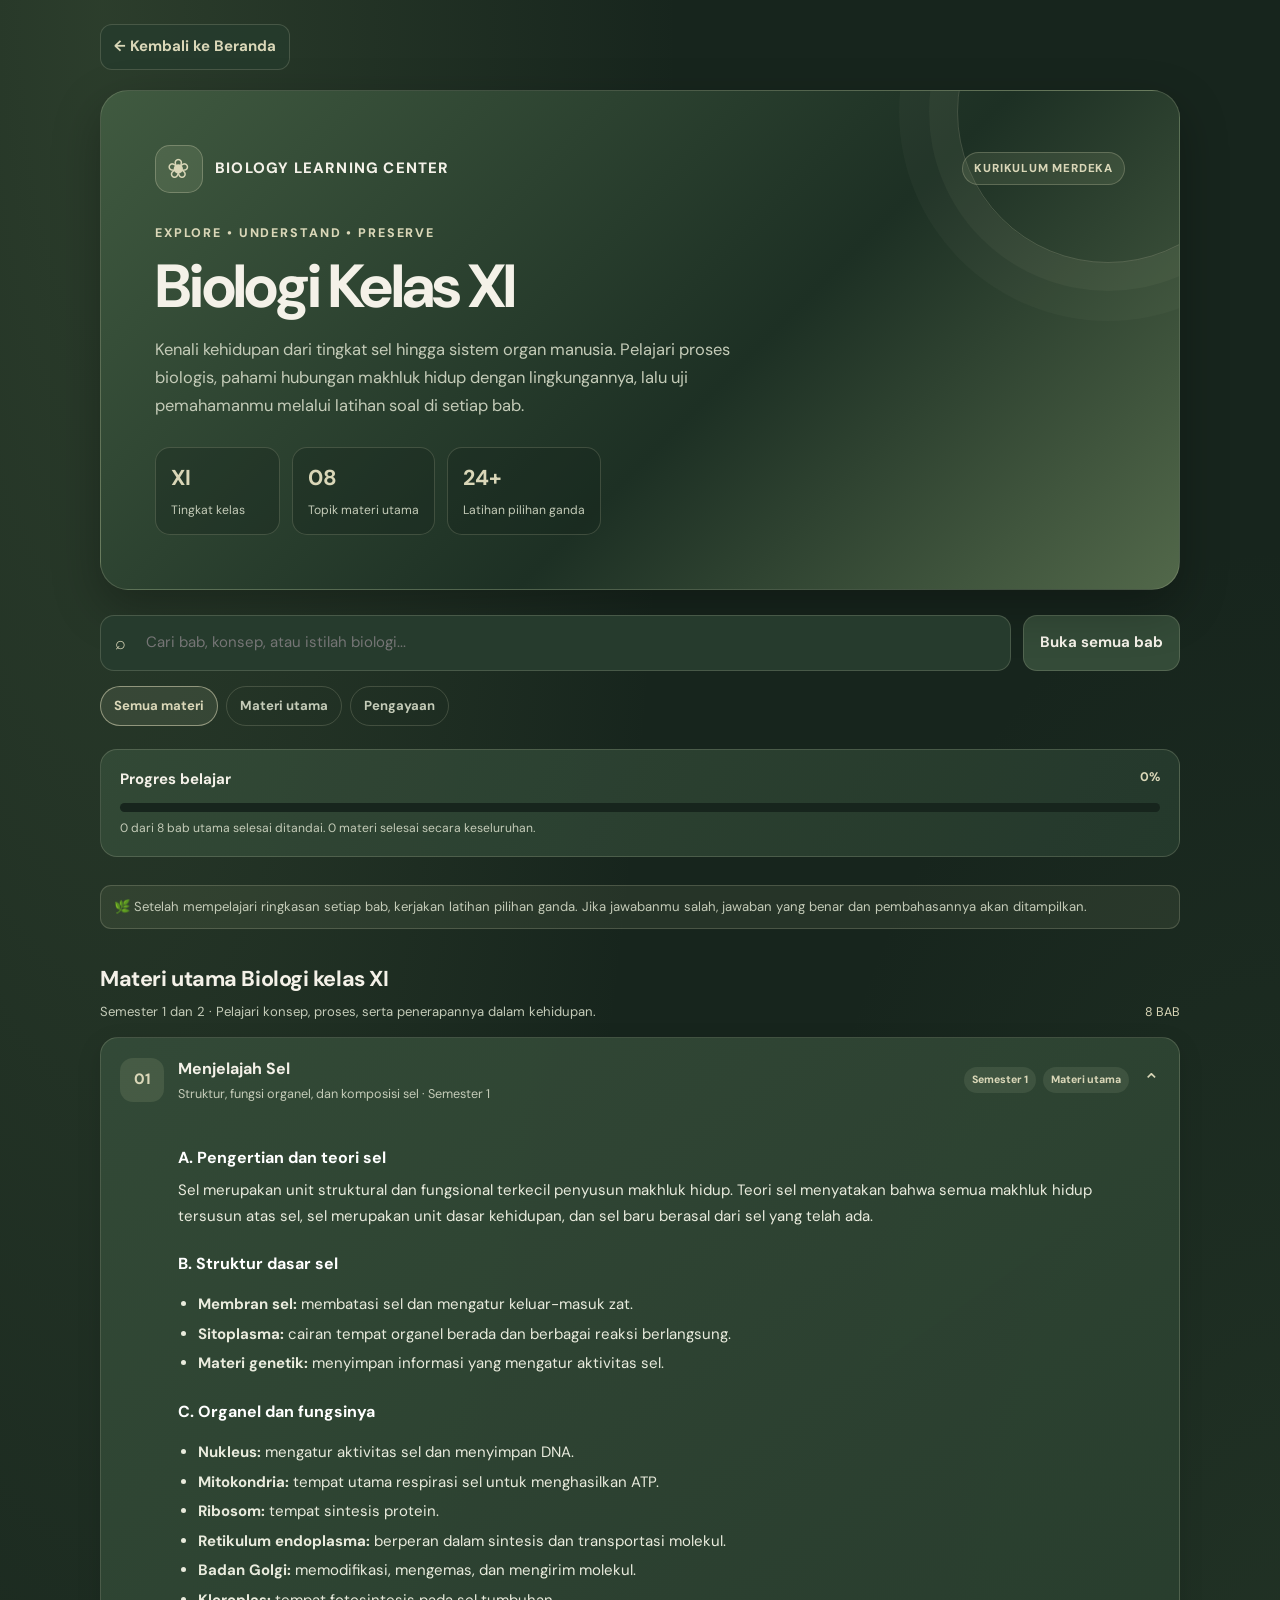
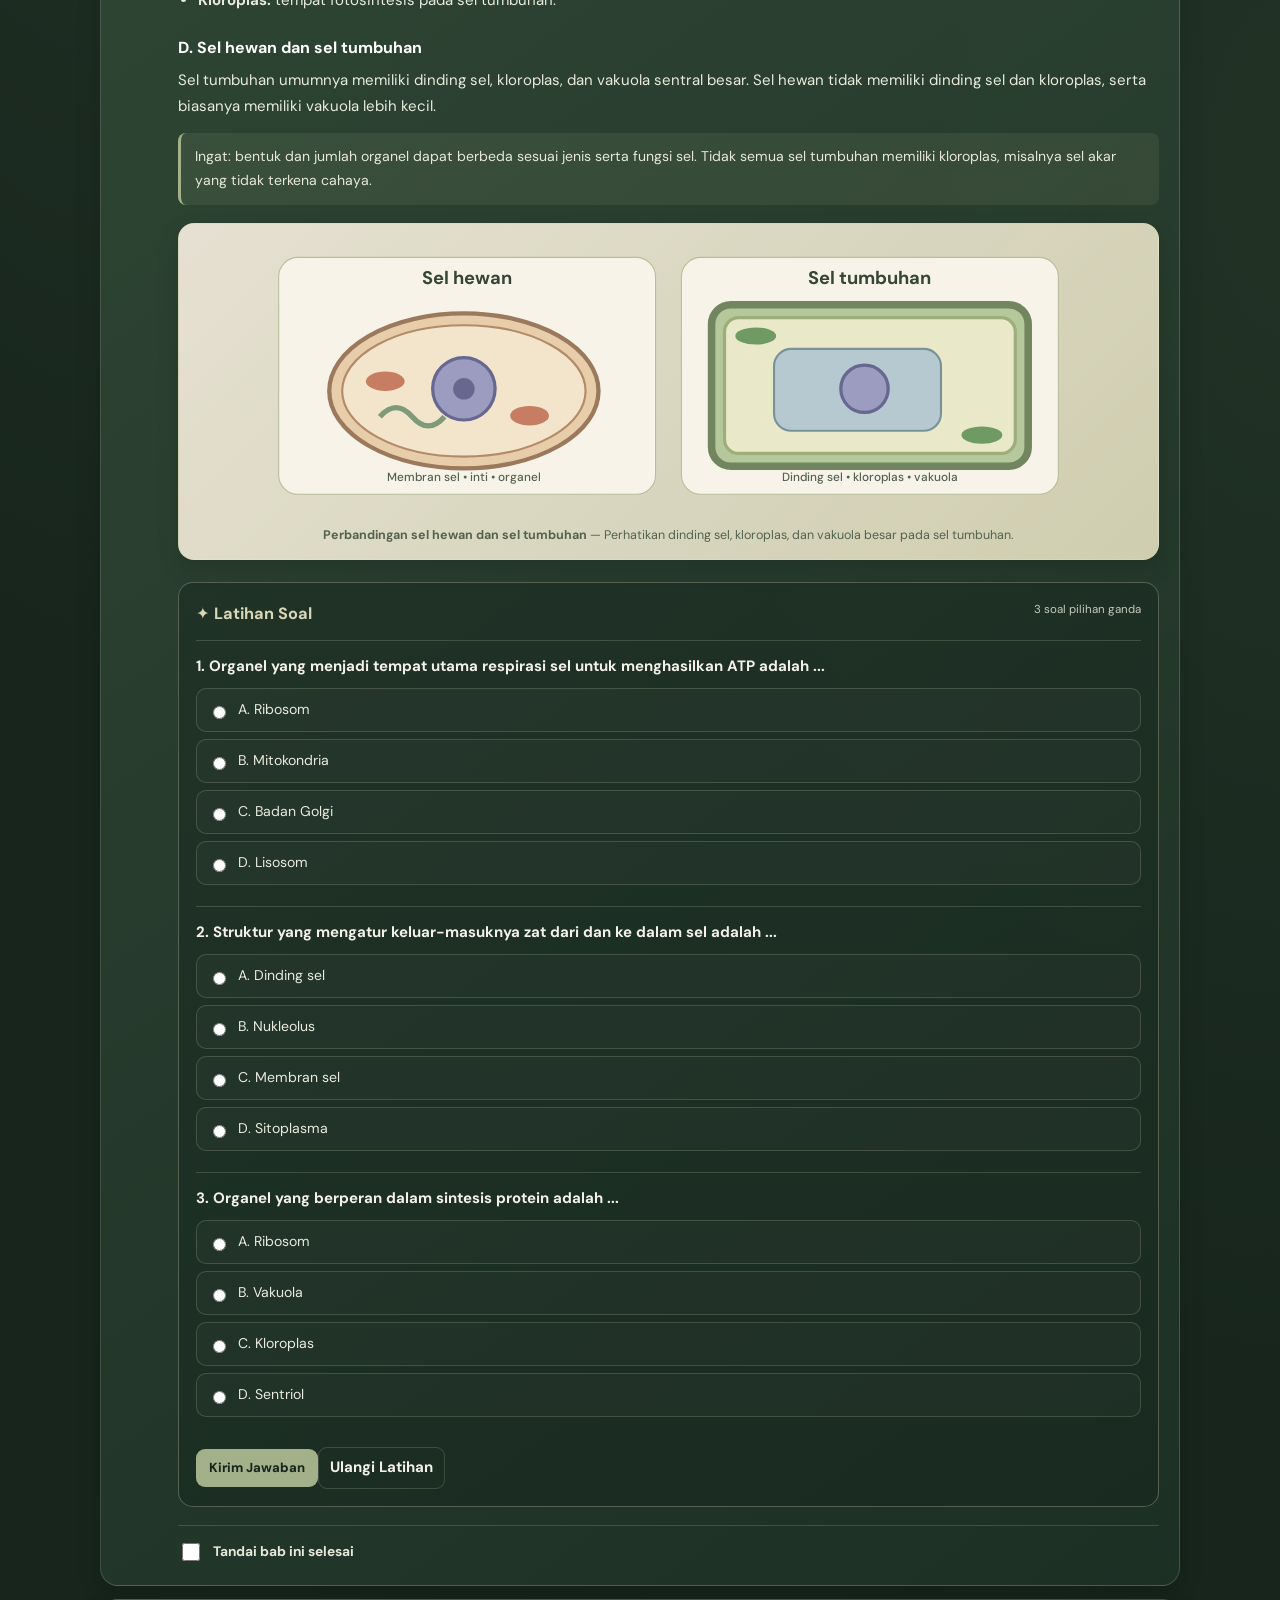
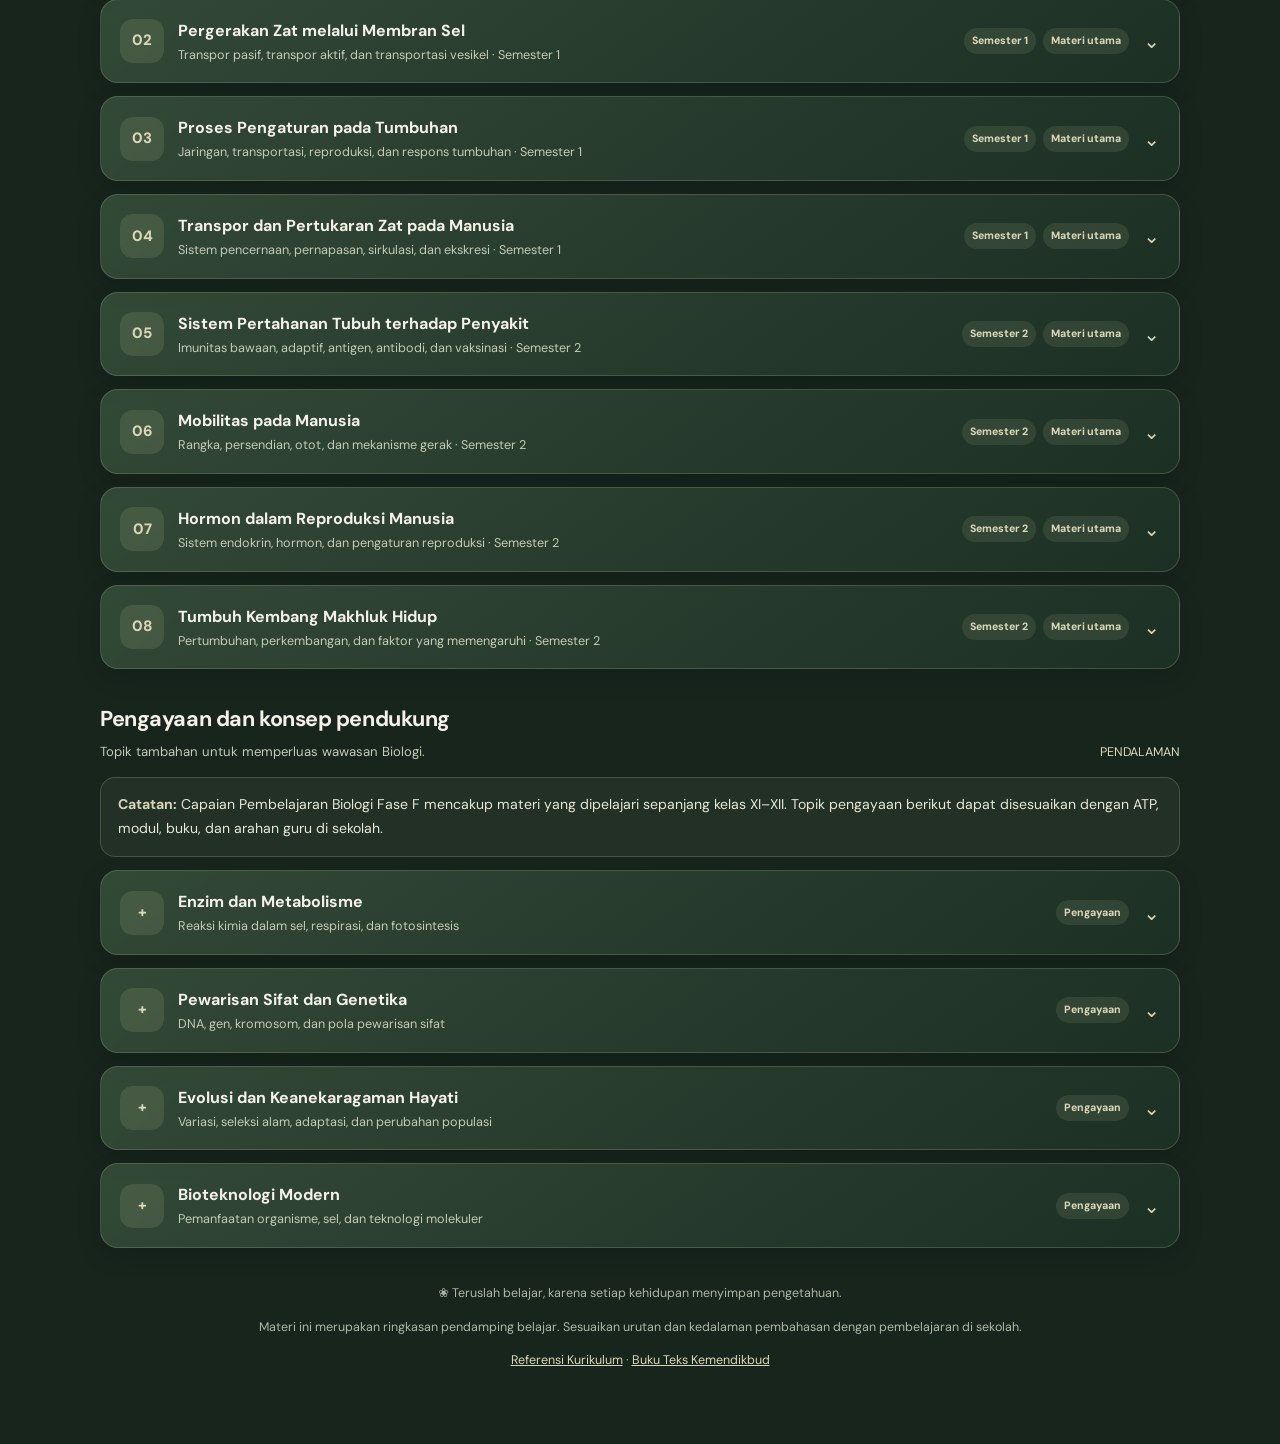
<file: materi/biologi.html>
<!DOCTYPE html>
<html lang="id">
<head>
<meta charset="UTF-8">
<meta name="viewport" content="width=device-width, initial-scale=1">
<meta name="theme-color" content="#17251D">
<meta name="description" content="Materi Biologi Kelas XI: ringkasan konsep, struktur, proses kehidupan, dan latihan soal.">
<title>Biologi Kelas XI | Biology Learning Center</title>
<link rel="preconnect" href="https://fonts.googleapis.com">
<link rel="preconnect" href="https://fonts.gstatic.com" crossorigin>
<link href="https://fonts.googleapis.com/css2?family=DM+Sans:wght@400;500;600;700;800&family=Kalam:wght@300;400;700&display=swap" rel="stylesheet">
<style>
:root{
 --bg:#17251D;--bg2:#1D3024;--panel:#263B2D;--panel2:#344B38;--panel3:#405A40;
 --green:#A3B18A;--green2:#DAD7B8;--ink:#F4F1E8;--muted:#C4CBB8;
 --line:rgba(218,215,184,.19);--paper:#E9E4D5;--paper-ink:#354536;--mint:#DAD7B8;
 --shadow:0 18px 48px rgba(0,0,0,.28)
}
*{box-sizing:border-box}html{scroll-behavior:smooth}body{margin:0;min-height:100vh;color:var(--ink);font:400 15px/1.7 "DM Sans",system-ui,sans-serif;background:radial-gradient(ellipse at 8% 0%,rgba(110,139,91,.24),transparent 36rem),radial-gradient(ellipse at 100% 38%,rgba(76,105,70,.2),transparent 34rem),var(--bg)}
a{color:inherit}button,input{font:inherit}button{cursor:pointer}.container{width:min(1120px,100%);margin:auto;padding:24px 20px 60px}
.back{display:inline-flex;align-items:center;gap:9px;text-decoration:none;color:var(--green2);font-weight:700;margin:0 0 20px;padding:9px 13px;border:1px solid var(--line);border-radius:12px;background:rgba(38,59,45,.78)}.back:hover{background:var(--panel2);border-color:rgba(163,177,138,.55)}
.hero{position:relative;overflow:hidden;padding:clamp(25px,5vw,54px);border:1px solid var(--line);border-radius:28px;background:linear-gradient(135deg,#405A40 0%,#1D3024 58%,#52684A 100%);box-shadow:var(--shadow)}.hero:after{content:"";position:absolute;width:300px;height:300px;border:1px solid rgba(218,215,184,.2);border-radius:50%;right:-80px;top:-130px;box-shadow:0 0 0 28px rgba(218,215,184,.045),0 0 0 58px rgba(218,215,184,.03)}
.hero-top{display:flex;align-items:center;justify-content:space-between;gap:15px;position:relative;z-index:1}.brand{display:flex;align-items:center;gap:12px;font-weight:800;letter-spacing:.08em}.atom{width:48px;height:48px;display:grid;place-items:center;border-radius:15px;background:rgba(163,177,138,.18);color:var(--green2);font-size:27px;border:1px solid rgba(218,215,184,.3)}.pill{display:inline-flex;align-items:center;gap:7px;padding:6px 11px;border-radius:999px;color:var(--green2);background:rgba(163,177,138,.14);border:1px solid rgba(218,215,184,.25);font-size:.72rem;font-weight:800;letter-spacing:.07em}.hero-copy{max-width:720px;position:relative;z-index:1;padding-top:30px}.eyebrow{color:var(--green2);font-size:.78rem;font-weight:800;letter-spacing:.15em;text-transform:uppercase}h1{font-size:clamp(2.1rem,5vw,3.8rem);line-height:1.12;letter-spacing:-.045em;margin:9px 0 15px}.hero-copy p{color:var(--muted);max-width:620px;margin:0;font-size:1.03rem}.stats{display:flex;gap:12px;flex-wrap:wrap;margin-top:27px;position:relative;z-index:1}.stat{min-width:125px;padding:12px 15px;border:1px solid var(--line);border-radius:15px;background:rgba(23,37,29,.34)}.stat b{display:block;color:var(--green2);font-size:1.35rem}.stat span{font-size:.76rem;color:var(--muted)}
.toolbar{display:grid;grid-template-columns:1fr auto;gap:12px;margin:25px 0 15px}.search-wrap{position:relative}.search-wrap span{position:absolute;left:15px;top:50%;transform:translateY(-50%);color:var(--green2);font-size:18px}.search{width:100%;padding:14px 16px 14px 45px;border-radius:14px;outline:none;border:1px solid var(--line);background:var(--panel);color:var(--ink)}.search:focus{border-color:var(--green);box-shadow:0 0 0 3px rgba(163,177,138,.14)}.action-btn{border:1px solid var(--line);background:var(--panel2);color:var(--ink);border-radius:14px;padding:0 16px;font-weight:700}.action-btn:hover{border-color:var(--green);color:var(--green2)}.filters{display:flex;gap:8px;flex-wrap:wrap;margin:0 0 23px}.filter{border:1px solid var(--line);border-radius:999px;background:transparent;color:var(--muted);padding:8px 13px;font-size:.82rem;font-weight:700}.filter.active,.filter:hover{background:rgba(163,177,138,.15);border-color:rgba(218,215,184,.55);color:var(--green2)}
.progress{padding:17px 19px;border:1px solid var(--line);border-radius:17px;background:linear-gradient(120deg,rgba(52,75,56,.9),rgba(38,59,45,.9));margin-bottom:28px}.progress-head{display:flex;justify-content:space-between;gap:12px;font-weight:700}.progress-head small{color:var(--green2)}.track{height:9px;background:#17251D;border-radius:99px;overflow:hidden;margin:11px 0 6px}.fill{height:100%;width:0;background:linear-gradient(90deg,#71865E,var(--green2));border-radius:99px;transition:width .35s}.progress-note{font-size:.76rem;color:var(--muted)}.section-heading{display:flex;align-items:end;justify-content:space-between;gap:15px;margin:32px 0 14px}.section-heading h2{font-size:1.35rem;margin:0;letter-spacing:-.02em}.section-heading p{color:var(--muted);font-size:.82rem;margin:3px 0 0}.count{font-size:.78rem;color:var(--green2);white-space:nowrap}.chapter-list{display:grid;gap:13px}.chapter{overflow:hidden;border:1px solid var(--line);border-radius:18px;background:linear-gradient(145deg,rgba(52,75,56,.95),rgba(29,48,36,.97));box-shadow:0 8px 25px rgba(0,0,0,.13)}.chapter[hidden]{display:none}.chapter summary{display:flex;align-items:center;gap:14px;padding:17px 19px;cursor:pointer;list-style:none}.chapter summary::-webkit-details-marker{display:none}.chapter summary:hover{background:rgba(163,177,138,.07)}.number{width:44px;height:44px;flex:none;display:grid;place-items:center;border-radius:13px;color:var(--green2);background:rgba(163,177,138,.17);font-weight:800}.chapter-title{flex:1;min-width:0}.chapter-title b{display:block;font-size:1rem}.chapter-title small{display:block;color:var(--muted);font-size:.79rem}.chapter-meta{display:flex;gap:7px;align-items:center;flex-wrap:wrap}.tag{font-size:.66rem;font-weight:800;color:var(--green2);padding:4px 8px;border-radius:99px;background:rgba(163,177,138,.15)}.chevron{color:var(--green2);font-size:20px;transition:transform .2s}.chapter[open] .chevron{transform:rotate(180deg)}.content{padding:2px 20px 21px 77px;color:#E9EBDD}.content h3{font-size:1rem;color:#fff;margin:21px 0 6px}.content p{margin:7px 0}.content ul{padding-left:20px}.content li{margin:4px 0}.note{margin:14px 0;padding:12px 14px;border-left:3px solid var(--green);border-radius:8px;background:rgba(163,177,138,.11);color:#E7E8D8;font-size:.88rem}.formula-card{position:relative;margin:13px 0;padding:14px 17px 12px;border-radius:12px;color:var(--paper-ink);background:repeating-linear-gradient(to bottom,transparent 0,transparent 30px,rgba(92,112,79,.13) 31px),var(--paper);border:1px solid rgba(233,228,213,.9);box-shadow:0 5px 13px rgba(0,0,0,.14)}.formula-label{display:block;color:#71816A;font:700 .65rem "DM Sans",sans-serif;letter-spacing:.1em;text-transform:uppercase;margin-bottom:4px}.formula{font:400 clamp(1.12rem,2.5vw,1.45rem)/1.65 "Kalam","Comic Sans MS",cursive;color:#354536;overflow-x:auto;padding:1px 0}.formula-explain{font-size:.8rem;color:#756F5F;margin-top:4px}.complete{display:flex;align-items:center;gap:10px;margin-top:18px;padding-top:14px;border-top:1px solid var(--line);font-weight:700;font-size:.86rem;color:#E7E8D8}.complete input{width:18px;height:18px;accent-color:var(--green)}.empty{display:none;text-align:center;padding:35px;color:var(--muted);border:1px dashed var(--line);border-radius:16px}.extra-intro{padding:15px 17px;border:1px solid rgba(218,215,184,.22);border-radius:15px;background:rgba(163,177,138,.08);color:#E7E8D8;font-size:.88rem;margin-bottom:13px}.extra-intro b{color:var(--mint)}.footer{text-align:center;color:#AEB8A4;font-size:.78rem;margin-top:35px}.footer a{color:var(--green2)}
@media(max-width:680px){.container{padding:15px 13px 42px}.hero{border-radius:21px;padding:23px 19px}.hero-top{align-items:flex-start}.hero-top .pill{font-size:.61rem}.toolbar{grid-template-columns:1fr}.action-btn{padding:11px}.chapter summary{padding:14px 13px;gap:10px}.number{width:38px;height:38px}.chapter-meta{display:none}.content{padding:0 14px 18px}.section-heading{align-items:start}}@media(prefers-reduced-motion:reduce){*,*::before,*::after{scroll-behavior:auto!important;animation:none!important;transition:none!important}}
.quiz-hint{margin:0 0 14px;padding:10px 13px;border-radius:11px;background:rgba(163,177,138,.11);border:1px solid rgba(218,215,184,.2);color:var(--muted);font-size:.82rem}.quiz{margin:22px 0 16px;padding:17px;border:1px solid rgba(218,215,184,.3);border-radius:15px;background:rgba(23,37,29,.42)}.quiz-heading{display:flex;justify-content:space-between;gap:10px;flex-wrap:wrap;margin-bottom:12px}.quiz-heading h3{margin:0;color:var(--green2);font-size:1.02rem}.quiz-heading span{font-size:.72rem;color:var(--muted)}.quiz-question{padding:13px 0;border-top:1px solid var(--line)}.quiz-question p{margin:0 0 9px;color:var(--ink);font-weight:700}.quiz-options{display:grid;gap:7px}.quiz-option{display:flex;gap:9px;padding:9px 11px;border:1px solid var(--line);border-radius:10px;background:rgba(255,255,255,.025);cursor:pointer;color:#E9EBDD;font-size:.88rem}.quiz-option input{margin-top:5px;accent-color:var(--green)}.quiz-check{margin-top:10px;border:0;border-radius:9px;padding:8px 13px;background:var(--green);color:#17251D;font-weight:800;font-size:.82rem}.quiz-check:disabled{opacity:.55;cursor:default}.quiz-feedback{margin-top:8px;font-size:.82rem;color:var(--green2)}.quiz-feedback.wrong{color:#F0C99A}.quiz-result{margin-top:13px;padding:12px;border-radius:10px;background:rgba(163,177,138,.13);color:var(--green2);font-weight:700}.quiz-reset{margin-top:9px;border:1px solid var(--line);border-radius:9px;padding:7px 11px;background:transparent;color:var(--ink);font-weight:700}

/* Visual ilustrasi materi Biologi */
.bio-visual{margin:18px 0 20px;padding:14px;border:1px solid rgba(218,215,184,.24);border-radius:16px;background:linear-gradient(135deg,rgba(233,228,213,.98),rgba(218,215,184,.94));color:#354536;box-shadow:0 8px 22px rgba(0,0,0,.13)}
.bio-visual svg{display:block;width:100%;height:auto;max-height:280px}
.bio-visual figcaption{margin-top:8px;color:#53634D;font-size:.78rem;line-height:1.5;text-align:center}
.bio-visual .svg-title{font:700 17px 'DM Sans',sans-serif;fill:#354536}
.bio-visual .svg-label{font:600 13px 'DM Sans',sans-serif;fill:#354536}
.bio-visual .svg-small{font:500 11px 'DM Sans',sans-serif;fill:#53634D}
.bio-visual .svg-line{stroke:#53634D;stroke-width:2;fill:none;stroke-linecap:round;stroke-linejoin:round}
@media(max-width:520px){.bio-visual{padding:8px;margin:14px 0}.bio-visual figcaption{font-size:.72rem}}
</style>
</head>
<body>
<main class="container">
 <a class="back" href="../index.html">← Kembali ke Beranda</a>
 <header class="hero">
  <div class="hero-top"><div class="brand"><span class="atom">❀</span><span>BIOLOGY LEARNING CENTER</span></div><span class="pill">KURIKULUM MERDEKA</span></div>
  <div class="hero-copy"><div class="eyebrow">EXPLORE • UNDERSTAND • PRESERVE</div><h1>Biologi Kelas XI</h1><p>Kenali kehidupan dari tingkat sel hingga sistem organ manusia. Pelajari proses biologis, pahami hubungan makhluk hidup dengan lingkungannya, lalu uji pemahamanmu melalui latihan soal di setiap bab.</p></div>
  <div class="stats"><div class="stat"><b>XI</b><span>Tingkat kelas</span></div><div class="stat"><b>08</b><span>Topik materi utama</span></div><div class="stat"><b>24+</b><span>Latihan pilihan ganda</span></div></div>
 </header>
 <section class="toolbar" aria-label="Pencarian materi"><label class="search-wrap"><span>⌕</span><input id="search" class="search" type="search" placeholder="Cari bab, konsep, atau istilah biologi..." autocomplete="off"></label><button class="action-btn" id="toggleAll" type="button">Buka semua bab</button></section>
 <nav class="filters" aria-label="Filter materi"><button class="filter active" data-filter="all" type="button">Semua materi</button><button class="filter" data-filter="utama" type="button">Materi utama</button><button class="filter" data-filter="pengayaan" type="button">Pengayaan</button></nav>
 <section class="progress" aria-label="Progres belajar"><div class="progress-head"><span>Progres belajar</span><small id="percent">0%</small></div><div class="track"><div class="fill" id="bar"></div></div><div class="progress-note" id="progressText">0 dari 8 bab utama selesai ditandai.</div></section>
 <p class="quiz-hint">🌿 Setelah mempelajari ringkasan setiap bab, kerjakan latihan pilihan ganda. Jika jawabanmu salah, jawaban yang benar dan pembahasannya akan ditampilkan.</p>
 <div class="section-heading"><div><h2>Materi utama Biologi kelas XI</h2><p>Semester 1 dan 2 · Pelajari konsep, proses, serta penerapannya dalam kehidupan.</p></div><span class="count" id="mainCount">8 BAB</span></div>
 <section class="chapter-list" id="mainChapters">
  <details class="chapter" open data-kind="utama" data-search="menjelajah sel teori sel membran inti sitoplasma organel mitokondria ribosom kloroplas">
   <summary><span class="number">01</span><span class="chapter-title"><b>Menjelajah Sel</b><small>Struktur, fungsi organel, dan komposisi sel · Semester 1</small></span><span class="chapter-meta"><span class="tag">Semester 1</span><span class="tag">Materi utama</span></span><span class="chevron">⌄</span></summary>
   <div class="content"><h3>A. Pengertian dan teori sel</h3><p>Sel merupakan unit struktural dan fungsional terkecil penyusun makhluk hidup. Teori sel menyatakan bahwa semua makhluk hidup tersusun atas sel, sel merupakan unit dasar kehidupan, dan sel baru berasal dari sel yang telah ada.</p><h3>B. Struktur dasar sel</h3><ul><li><b>Membran sel:</b> membatasi sel dan mengatur keluar-masuk zat.</li><li><b>Sitoplasma:</b> cairan tempat organel berada dan berbagai reaksi berlangsung.</li><li><b>Materi genetik:</b> menyimpan informasi yang mengatur aktivitas sel.</li></ul><h3>C. Organel dan fungsinya</h3><ul><li><b>Nukleus:</b> mengatur aktivitas sel dan menyimpan DNA.</li><li><b>Mitokondria:</b> tempat utama respirasi sel untuk menghasilkan ATP.</li><li><b>Ribosom:</b> tempat sintesis protein.</li><li><b>Retikulum endoplasma:</b> berperan dalam sintesis dan transportasi molekul.</li><li><b>Badan Golgi:</b> memodifikasi, mengemas, dan mengirim molekul.</li><li><b>Kloroplas:</b> tempat fotosintesis pada sel tumbuhan.</li></ul><h3>D. Sel hewan dan sel tumbuhan</h3><p>Sel tumbuhan umumnya memiliki dinding sel, kloroplas, dan vakuola sentral besar. Sel hewan tidak memiliki dinding sel dan kloroplas, serta biasanya memiliki vakuola lebih kecil.</p><div class="note">Ingat: bentuk dan jumlah organel dapat berbeda sesuai jenis serta fungsi sel. Tidak semua sel tumbuhan memiliki kloroplas, misalnya sel akar yang tidak terkena cahaya.</div><figure class="bio-visual" role="img" aria-label="Perbandingan sel hewan dan sel tumbuhan"><svg viewBox="0 0 760 260" xmlns="http://www.w3.org/2000/svg" aria-hidden="true"><rect x="18" y="18" width="350" height="220" rx="18" fill="#F7F3E8" stroke="#B7BE9A"/><rect x="392" y="18" width="350" height="220" rx="18" fill="#F7F3E8" stroke="#B7BE9A"/><text x="193" y="43" text-anchor="middle" class="svg-title">Sel hewan</text><text x="567" y="43" text-anchor="middle" class="svg-title">Sel tumbuhan</text><ellipse cx="190" cy="142" rx="125" ry="72" fill="#E8CDAA" stroke="#9B795C" stroke-width="4"/><ellipse cx="190" cy="142" rx="113" ry="61" fill="#F3E5CC" stroke="#B38B68" stroke-width="2"/><circle cx="190" cy="140" r="29" fill="#9B9CC0" stroke="#66688F" stroke-width="3"/><circle cx="190" cy="140" r="10" fill="#66688F"/><ellipse cx="117" cy="133" rx="18" ry="9" fill="#C77D62"/><ellipse cx="251" cy="165" rx="18" ry="9" fill="#C77D62"/><path d="M112 166q15-17 30 0t30 0" stroke="#7E9A78" stroke-width="5" fill="none"/><rect x="420" y="62" width="294" height="150" rx="18" fill="#B5C89B" stroke="#71865E" stroke-width="7"/><rect x="432" y="74" width="270" height="126" rx="13" fill="#E9E8C9" stroke="#9EAE7B" stroke-width="3"/><rect x="478" y="103" width="155" height="76" rx="16" fill="#B7C9D0" stroke="#78949A" stroke-width="2"/><circle cx="562" cy="140" r="22" fill="#9B9CC0" stroke="#66688F" stroke-width="3"/><ellipse cx="461" cy="91" rx="19" ry="8" fill="#6F9A64"/><ellipse cx="671" cy="183" rx="19" ry="8" fill="#6F9A64"/><text x="190" y="226" text-anchor="middle" class="svg-small">Membran sel • inti • organel</text><text x="567" y="226" text-anchor="middle" class="svg-small">Dinding sel • kloroplas • vakuola</text></svg><figcaption><b>Perbandingan sel hewan dan sel tumbuhan</b> — Perhatikan dinding sel, kloroplas, dan vakuola besar pada sel tumbuhan.</figcaption></figure><section class="quiz" data-quiz="bio-sel"></section><label class="complete"><input class="done" type="checkbox" data-id="bio-sel"> Tandai bab ini selesai</label></div>
  </details>
  <details class="chapter" data-kind="utama" data-search="pergerakan zat membran sel transpor pasif aktif difusi osmosis pompa protein endositosis eksositosis">
   <summary><span class="number">02</span><span class="chapter-title"><b>Pergerakan Zat melalui Membran Sel</b><small>Transpor pasif, transpor aktif, dan transportasi vesikel · Semester 1</small></span><span class="chapter-meta"><span class="tag">Semester 1</span><span class="tag">Materi utama</span></span><span class="chevron">⌄</span></summary>
   <div class="content"><h3>A. Membran sel</h3><p>Membran sel tersusun terutama atas dua lapis fosfolipid dan protein. Sifat selektif permeabel memungkinkan membran mengatur zat yang dapat melewatinya.</p><h3>B. Transpor pasif</h3><p>Transpor pasif tidak memerlukan energi ATP karena zat bergerak mengikuti gradien konsentrasi.</p><ul><li><b>Difusi:</b> perpindahan partikel dari konsentrasi tinggi ke rendah.</li><li><b>Osmosis:</b> perpindahan air melalui membran selektif permeabel.</li><li><b>Difusi terfasilitasi:</b> perpindahan zat dengan bantuan protein membran.</li></ul><h3>C. Transpor aktif</h3><p>Transpor aktif memerlukan energi untuk memindahkan zat melawan gradien konsentrasi, misalnya melalui pompa ion.</p><h3>D. Endositosis dan eksositosis</h3><p>Endositosis memasukkan bahan ke dalam sel menggunakan vesikel, sedangkan eksositosis mengeluarkan bahan dari sel melalui peleburan vesikel dengan membran.</p><div class="note">Contoh osmosis: air dapat bergerak melewati membran sel akar sehingga membantu tumbuhan menyerap air dari tanah.</div><figure class="bio-visual" role="img" aria-label="Difusi dan osmosis"><svg viewBox="0 0 760 260" xmlns="http://www.w3.org/2000/svg" aria-hidden="true"><text x="380" y="30" text-anchor="middle" class="svg-title">Membran selektif permeabel</text><rect x="28" y="54" width="704" height="158" rx="18" fill="#F8F4E9" stroke="#C6C4A7"/><rect x="344" y="65" width="72" height="136" rx="12" fill="#D9CBA8" opacity=".8"/><g fill="#71865E"><circle cx="75" cy="92" r="7"/><circle cx="108" cy="123" r="7"/><circle cx="145" cy="83" r="7"/><circle cx="176" cy="151" r="7"/><circle cx="220" cy="106" r="7"/><circle cx="260" cy="170" r="7"/><circle cx="295" cy="112" r="7"/><circle cx="82" cy="180" r="7"/><circle cx="125" cy="158" r="7"/><circle cx="190" cy="82" r="7"/><circle cx="240" cy="132" r="7"/><circle cx="285" cy="82" r="7"/></g><g fill="#C77D62"><circle cx="475" cy="95" r="7"/><circle cx="540" cy="165" r="7"/><circle cx="650" cy="130" r="7"/></g><path d="M285 130H330m-9-8 9 8-9 8M435 130h62m-9-8 9 8-9 8" class="svg-line"/><path d="M380 45v-10m-8 8 8-8 8 8" class="svg-line"/><text x="175" y="232" text-anchor="middle" class="svg-label">Konsentrasi tinggi</text><text x="575" y="232" text-anchor="middle" class="svg-label">Konsentrasi rendah</text><text x="380" y="252" text-anchor="middle" class="svg-small">Arah perpindahan partikel</text></svg><figcaption><b>Difusi dan osmosis</b> — Partikel bergerak mengikuti gradien konsentrasi; air dapat melewati membran selektif.</figcaption></figure><section class="quiz" data-quiz="bio-membran"></section><label class="complete"><input class="done" type="checkbox" data-id="bio-membran"> Tandai bab ini selesai</label></div>
  </details>
  <details class="chapter" data-kind="utama" data-search="proses pengaturan tumbuhan jaringan organ akar batang daun xilem floem transpirasi fotosintesis hormon tropisme">
   <summary><span class="number">03</span><span class="chapter-title"><b>Proses Pengaturan pada Tumbuhan</b><small>Jaringan, transportasi, reproduksi, dan respons tumbuhan · Semester 1</small></span><span class="chapter-meta"><span class="tag">Semester 1</span><span class="tag">Materi utama</span></span><span class="chevron">⌄</span></summary>
   <div class="content"><h3>A. Jaringan dan organ tumbuhan</h3><p>Jaringan tumbuhan meliputi jaringan meristem yang aktif membelah serta jaringan dewasa seperti epidermis, parenkim, penyokong, xilem, dan floem. Akar, batang, dan daun bekerja sebagai organ yang saling mendukung.</p><h3>B. Transportasi pada tumbuhan</h3><ul><li><b>Xilem:</b> mengangkut air dan mineral terutama dari akar menuju bagian atas tumbuhan.</li><li><b>Floem:</b> mengangkut hasil fotosintesis dari organ sumber ke organ yang membutuhkan atau menyimpan hasil fotosintesis.</li><li><b>Transpirasi:</b> penguapan air, terutama melalui stomata, yang membantu tarikan air dalam xilem.</li></ul><h3>C. Reproduksi tumbuhan</h3><p>Tumbuhan dapat bereproduksi secara vegetatif maupun generatif. Pada tumbuhan berbunga, penyerbukan diikuti pembuahan yang menghasilkan biji.</p><h3>D. Iritabilitas dan hormon tumbuhan</h3><p>Tumbuhan merespons rangsangan melalui gerak tropisme dan nasti. Auksin berperan dalam pemanjangan sel, giberelin dalam pertumbuhan, sitokinin dalam pembelahan sel, etilen dalam pematangan buah, dan asam absisat antara lain dalam respons stres.</p><div class="note">Fototropisme positif adalah pertumbuhan bagian tumbuhan menuju arah datangnya cahaya.</div><figure class="bio-visual" role="img" aria-label="Transportasi pada tumbuhan"><svg viewBox="0 0 760 260" xmlns="http://www.w3.org/2000/svg" aria-hidden="true"><path d="M370 210V83" stroke="#71865E" stroke-width="17" stroke-linecap="round"/><path d="M370 112Q300 85 270 56Q300 48 340 72Q350 88 370 112M372 145Q438 110 488 82Q485 121 420 151Z" fill="#8DA477" stroke="#536F4A" stroke-width="3"/><path d="M370 207Q340 226 322 242M370 207Q390 226 414 242M370 207V246" stroke="#A47A56" stroke-width="6" fill="none" stroke-linecap="round"/><path d="M360 196V83m20 113V83" stroke="#6C9BB0" stroke-width="5" stroke-linecap="round"/><path d="M386 83V191" stroke="#C77D62" stroke-width="4" stroke-dasharray="7 6"/><path d="M351 100l9-12 9 12M371 100l9-12 9 12" fill="none" stroke="#6C9BB0" stroke-width="3"/><text x="90" y="82" class="svg-title">Daun</text><text x="90" y="104" class="svg-small">Fotosintesis</text><path d="M145 94H255L285 77" class="svg-line"/><text x="505" y="92" class="svg-label">Floem</text><text x="505" y="111" class="svg-small">Hasil fotosintesis</text><path d="M490 102H430L395 120" class="svg-line"/><text x="75" y="188" class="svg-label">Xilem</text><text x="75" y="207" class="svg-small">Air + mineral ke daun</text><path d="M170 190H300L350 174" class="svg-line"/><text x="370" y="258" text-anchor="middle" class="svg-small">Akar menyerap air dari tanah</text></svg><figcaption><b>Transportasi pada tumbuhan</b> — Xilem membawa air dan mineral ke atas, sedangkan floem menyalurkan hasil fotosintesis.</figcaption></figure><section class="quiz" data-quiz="bio-tumbuhan"></section><label class="complete"><input class="done" type="checkbox" data-id="bio-tumbuhan"> Tandai bab ini selesai</label></div>
  </details>
  <details class="chapter" data-kind="utama" data-search="transpor pertukaran zat manusia sistem pernapasan pencernaan peredaran darah ekskresi alveolus nefron">
   <summary><span class="number">04</span><span class="chapter-title"><b>Transpor dan Pertukaran Zat pada Manusia</b><small>Sistem pencernaan, pernapasan, sirkulasi, dan ekskresi · Semester 1</small></span><span class="chapter-meta"><span class="tag">Semester 1</span><span class="tag">Materi utama</span></span><span class="chevron">⌄</span></summary>
   <div class="content"><h3>A. Sistem pencernaan</h3><p>Sistem pencernaan memecah makanan menjadi molekul sederhana yang dapat diserap. Pencernaan berlangsung secara mekanis dan kimiawi. Sebagian besar penyerapan zat makanan terjadi di usus halus melalui jonjot usus.</p><h3>B. Sistem pernapasan</h3><p>Udara melewati saluran pernapasan menuju alveolus. Di alveolus terjadi pertukaran oksigen dan karbon dioksida melalui difusi antara udara dan kapiler darah.</p><h3>C. Sistem peredaran darah</h3><p>Jantung memompa darah melalui pembuluh arteri, vena, dan kapiler. Peredaran darah manusia bersifat tertutup, ganda, dan lengkap. Darah mengangkut gas, nutrisi, hormon, serta sisa metabolisme.</p><h3>D. Sistem ekskresi</h3><p>Ginjal menyaring darah dan membentuk urine melalui filtrasi, reabsorpsi, dan sekresi/augmentasi. Paru-paru, kulit, dan hati juga berperan dalam pengeluaran atau pengolahan zat sisa.</p><div class="note">Alveolus memiliki dinding tipis dan dikelilingi kapiler sehingga pertukaran gas berlangsung efisien.</div><figure class="bio-visual" role="img" aria-label="Ilustrasi letak organ utama manusia dengan posisi kedua ginjal yang benar">
<svg viewBox="0 0 760 300" xmlns="http://www.w3.org/2000/svg" aria-hidden="true">
 <circle cx="380" cy="38" r="24" fill="#D9B99A" stroke="#8B7059" stroke-width="2"/>
 <path d="M342 72Q380 58 418 72L441 150 426 174 414 270H391L380 185 369 270H346L334 174 319 150Z" fill="#D9CBA8" stroke="#8B7059" stroke-width="3"/>
 <!-- paru-paru -->
 <path d="M372 83Q345 88 350 126Q356 144 375 139L378 91Z M388 83Q415 88 410 126Q404 144 385 139L382 91Z" fill="#A9C5C0" stroke="#638C84" stroke-width="3"/>
 <!-- jantung -->
 <path d="M380 119C363 106 351 126 365 141L380 153 395 141C409 126 397 106 380 119Z" fill="#B96D55" stroke="#874C3C" stroke-width="2"/>
 <!-- hati dan lambung -->
 <path d="M350 151Q370 143 385 153Q380 174 350 171Q337 165 350 151Z" fill="#A8794F" stroke="#805C3F" stroke-width="2"/>
 <path d="M391 151Q412 145 410 166Q405 182 390 176Q381 168 391 151Z" fill="#C99A76" stroke="#946D50" stroke-width="2"/>
 <!-- tulang belakang sebagai penanda orientasi tengah -->
 <path d="M380 157V225" stroke="#8B7059" stroke-width="4" stroke-dasharray="4 5" opacity=".7"/>
 <!-- ginjal: sepasang, kanan-kiri tulang belakang, di bawah tulang rusuk -->
 <path d="M347 166C331 158 323 176 328 194C332 209 346 210 356 198C364 188 360 173 347 166Z" fill="#A95F50" stroke="#75463D" stroke-width="2.5"/>
 <path d="M413 166C429 158 437 176 432 194C428 209 414 210 404 198C396 188 400 173 413 166Z" fill="#A95F50" stroke="#75463D" stroke-width="2.5"/>
 <path d="M355 190Q369 202 375 217M405 190Q391 202 385 217" fill="none" stroke="#D5B66D" stroke-width="3"/>
 <!-- kandung kemih -->
 <path d="M370 220Q380 212 390 220Q395 237 380 243Q365 237 370 220Z" fill="#D5B66D" stroke="#927A45" stroke-width="2"/>
 <!-- garis dan keterangan -->
 <path d="M350 103H220L190 91" class="svg-line"/><text x="65" y="84" class="svg-label">Paru-paru</text><text x="65" y="103" class="svg-small">Pertukaran gas</text>
 <path d="M397 132H520" class="svg-line"/><text x="530" y="128" class="svg-label">Jantung</text><text x="530" y="147" class="svg-small">Memompa darah</text>
 <path d="M328 184H220L190 184" class="svg-line"/><text x="65" y="177" class="svg-label">Ginjal kanan</text><text x="65" y="196" class="svg-small">Di bawah tulang rusuk</text>
 <path d="M432 184H520" class="svg-line"/><text x="530" y="180" class="svg-label">Ginjal kiri</text><text x="530" y="199" class="svg-small">Di sisi tulang belakang</text>
 <path d="M390 231H520" class="svg-line"/><text x="530" y="228" class="svg-label">Kandung kemih</text><text x="530" y="247" class="svg-small">Menampung urine</text>
 <text x="380" y="291" text-anchor="middle" class="svg-small">Skema tampak depan: kedua ginjal berada di bagian belakang rongga perut, di kanan dan kiri tulang belakang.</text>
</svg>
<figcaption><b>Letak organ utama manusia</b> — Kedua ginjal terletak di bagian belakang rongga perut (retroperitoneal), di sisi kanan dan kiri tulang belakang. Ginjal kanan umumnya sedikit lebih rendah daripada ginjal kiri.</figcaption>
</figure><section class="quiz" data-quiz="bio-transpor"></section><label class="complete"><input class="done" type="checkbox" data-id="bio-transpor"> Tandai bab ini selesai</label></div>
  </details>
  <details class="chapter" data-kind="utama" data-search="sistem pertahanan tubuh imunitas antigen antibodi leukosit fagositosis limfosit vaksinasi kekebalan">
   <summary><span class="number">05</span><span class="chapter-title"><b>Sistem Pertahanan Tubuh terhadap Penyakit</b><small>Imunitas bawaan, adaptif, antigen, antibodi, dan vaksinasi · Semester 2</small></span><span class="chapter-meta"><span class="tag">Semester 2</span><span class="tag">Materi utama</span></span><span class="chevron">⌄</span></summary>
   <div class="content"><h3>A. Pertahanan tubuh bawaan</h3><p>Pertahanan bawaan bekerja cepat dan tidak spesifik. Contohnya kulit, membran mukosa, air mata, asam lambung, peradangan, dan fagositosis oleh sel tertentu.</p><h3>B. Pertahanan tubuh adaptif</h3><p>Pertahanan adaptif mengenali antigen tertentu dan dapat membentuk memori imunologis. Limfosit B dapat menghasilkan antibodi, sedangkan limfosit T berperan dalam respons imun seluler.</p><h3>C. Antigen dan antibodi</h3><p>Antigen adalah molekul yang dikenali sistem imun dan dapat memicu respons imun. Antibodi merupakan protein yang diproduksi sel plasma dari limfosit B untuk berikatan secara spesifik dengan antigen.</p><h3>D. Vaksinasi dan kekebalan</h3><p>Vaksin melatih sistem kekebalan mengenali antigen sehingga tubuh dapat membangun respons dan memori imunologis. Kekebalan aktif terbentuk ketika tubuh menghasilkan respons sendiri, sedangkan kekebalan pasif diperoleh dari antibodi yang sudah terbentuk.</p><div class="note">Vaksinasi merupakan salah satu upaya pencegahan penyakit. Jenis dan jadwal vaksin mengikuti rekomendasi tenaga kesehatan.</div><figure class="bio-visual" role="img" aria-label="Pertahanan sistem imun"><svg viewBox="0 0 760 260" xmlns="http://www.w3.org/2000/svg" aria-hidden="true"><circle cx="210" cy="132" r="67" fill="#D9E2C8" stroke="#71865E" stroke-width="4"/><path d="M178 112q-18-25 4-36q25-8 34 15q25-15 37 7q11 22-13 35q7 28-19 35q-27 5-34-20q-25 2-27-20Z" fill="#9B9CC0" stroke="#66688F" stroke-width="3"/><g stroke="#C77D62" stroke-width="5" fill="none" stroke-linecap="round"><path d="M430 75v28m0-12-13-13m13 13 13-13M495 140v28m0-12-13-13m13 13 13-13M430 190v24m0-10-12-12m12 12 12-12"/></g><g fill="#C77D62"><circle cx="590" cy="100" r="17"/><circle cx="645" cy="158" r="13"/><circle cx="560" cy="193" r="11"/></g><g stroke="#8B604A" stroke-width="3"><path d="M580 85l20 30m-20 0 20-30M635 148l20 20m-20 0 20-20"/></g><path d="M285 130H385m-12-10 12 10-12 10" class="svg-line"/><text x="210" y="225" text-anchor="middle" class="svg-label">Sel darah putih</text><text x="590" y="225" text-anchor="middle" class="svg-label">Antigen / mikroorganisme</text><text x="380" y="54" text-anchor="middle" class="svg-small">Antibodi mengenali antigen</text></svg><figcaption><b>Pertahanan sistem imun</b> — Sel darah putih mengenali benda asing; antibodi berikatan dengan antigen secara spesifik.</figcaption></figure><section class="quiz" data-quiz="bio-imunitas"></section><label class="complete"><input class="done" type="checkbox" data-id="bio-imunitas"> Tandai bab ini selesai</label></div>
  </details>
  <details class="chapter" data-kind="utama" data-search="mobilitas manusia sistem gerak rangka tulang sendi otot kontraksi antagonis osteoporosis">
   <summary><span class="number">06</span><span class="chapter-title"><b>Mobilitas pada Manusia</b><small>Rangka, persendian, otot, dan mekanisme gerak · Semester 2</small></span><span class="chapter-meta"><span class="tag">Semester 2</span><span class="tag">Materi utama</span></span><span class="chevron">⌄</span></summary>
   <div class="content"><h3>A. Fungsi sistem gerak</h3><p>Sistem gerak terdiri atas tulang sebagai alat gerak pasif, otot sebagai alat gerak aktif, dan sendi yang menghubungkan tulang. Sistem ini membantu menopang tubuh, melindungi organ, dan memungkinkan gerakan.</p><h3>B. Rangka manusia</h3><p>Rangka aksial meliputi tengkorak, tulang belakang, tulang rusuk, dan tulang dada. Rangka apendikular meliputi gelang bahu, anggota gerak atas, gelang panggul, dan anggota gerak bawah.</p><h3>C. Persendian</h3><p>Sendi dapat dikelompokkan berdasarkan kemampuan geraknya: sinartrosis (tidak bergerak), amfiartrosis (sedikit bergerak), dan diartrosis (bebas bergerak). Contoh sendi engsel terdapat pada siku dan lutut.</p><h3>D. Otot dan kontraksi</h3><p>Otot rangka bekerja melalui interaksi filamen aktin dan miosin dengan bantuan ion kalsium dan ATP. Pasangan otot antagonis menghasilkan gerak berlawanan, misalnya bisep dan trisep.</p><div class="note">Menjaga kesehatan tulang dan otot dapat dilakukan melalui aktivitas fisik teratur, asupan gizi seimbang, dan kebiasaan postur yang baik.</div><figure class="bio-visual" role="img" aria-label="Sistem rangka dan otot"><svg viewBox="0 0 760 260" xmlns="http://www.w3.org/2000/svg" aria-hidden="true"><circle cx="380" cy="42" r="23" fill="#E6D5B9" stroke="#987F61" stroke-width="3"/><path d="M380 66V158M380 85L325 128M380 85L435 128M380 158L340 225M380 158L420 225" stroke="#987F61" stroke-width="13" stroke-linecap="round"/><path d="M380 68V156M325 128L300 170M435 128L460 170" stroke="#E6D5B9" stroke-width="8" stroke-linecap="round"/><path d="M315 115q-22 7-19 35q5 17 22 9l20-24q-5-22-23-20M445 115q22 7 19 35q-5 17-22 9l-20-24q5-22 23-20" fill="#C77D62" stroke="#8B604A" stroke-width="2"/><path d="M365 88q15-12 30 0v42q-15 12-30 0Z" fill="#8DA477" opacity=".8"/><text x="100" y="85" class="svg-label">Tulang</text><text x="100" y="104" class="svg-small">Alat gerak pasif</text><path d="M180 96H290L365 110" class="svg-line"/><text x="520" y="85" class="svg-label">Otot</text><text x="520" y="104" class="svg-small">Alat gerak aktif</text><path d="M505 98H465L445 125" class="svg-line"/><text x="520" y="175" class="svg-label">Sendi</text><text x="520" y="194" class="svg-small">Menghubungkan tulang</text><path d="M505 180H450L425 170" class="svg-line"/></svg><figcaption><b>Sistem rangka dan otot</b> — Tulang menopang tubuh, sendi menghubungkan tulang, dan otot menghasilkan gerakan.</figcaption></figure><section class="quiz" data-quiz="bio-mobilitas"></section><label class="complete"><input class="done" type="checkbox" data-id="bio-mobilitas"> Tandai bab ini selesai</label></div>
  </details>
  <details class="chapter" data-kind="utama" data-search="hormon reproduksi manusia sistem reproduksi pubertas menstruasi spermatogenesis oogenesis fertilisasi endokrin">
   <summary><span class="number">07</span><span class="chapter-title"><b>Hormon dalam Reproduksi Manusia</b><small>Sistem endokrin, hormon, dan pengaturan reproduksi · Semester 2</small></span><span class="chapter-meta"><span class="tag">Semester 2</span><span class="tag">Materi utama</span></span><span class="chevron">⌄</span></summary>
   <div class="content"><h3>A. Sistem endokrin</h3><p>Sistem endokrin terdiri atas kelenjar yang menghasilkan hormon. Hormon dibawa oleh darah menuju sel target dan membantu mengatur pertumbuhan, metabolisme, reproduksi, serta keseimbangan tubuh.</p><h3>B. Hormon reproduksi</h3><ul><li><b>FSH:</b> berperan dalam pematangan folikel ovarium dan pembentukan sperma.</li><li><b>LH:</b> memicu ovulasi dan mendukung produksi testosteron.</li><li><b>Estrogen:</b> berperan dalam perkembangan karakteristik seksual dan pengaturan siklus menstruasi.</li><li><b>Progesteron:</b> membantu mempersiapkan dan mempertahankan kondisi endometrium.</li><li><b>Testosteron:</b> berperan dalam perkembangan karakteristik seksual pria dan spermatogenesis.</li></ul><h3>C. Gametogenesis dan siklus menstruasi</h3><p>Spermatogenesis adalah pembentukan sel sperma di testis, sedangkan oogenesis adalah pembentukan ovum di ovarium. Siklus menstruasi melibatkan perubahan hormon, pematangan folikel, ovulasi, dan perubahan endometrium.</p><h3>D. Fertilisasi</h3><p>Fertilisasi merupakan peleburan inti sel sperma dan ovum yang menghasilkan zigot. Perkembangan selanjutnya berlangsung melalui pembelahan dan proses perkembangan embrio.</p><div class="note">Hormon bekerja dalam jumlah kecil tetapi dapat memberikan pengaruh besar karena berikatan dengan reseptor pada sel target.</div><figure class="bio-visual" role="img" aria-label="Sistem endokrin dan hormon"><svg viewBox="0 0 760 260" xmlns="http://www.w3.org/2000/svg" aria-hidden="true"><circle cx="380" cy="48" r="24" fill="#E6D5B9" stroke="#987F61" stroke-width="2"/><path d="M350 78Q380 65 410 78L428 155 410 180 400 232H382L380 180 378 232H360L350 180 332 155Z" fill="#D9CBA8" stroke="#987F61" stroke-width="2"/><g fill="#C77D62" stroke="#8B604A" stroke-width="2"><circle cx="380" cy="48" r="6"/><ellipse cx="380" cy="93" rx="17" ry="8"/><ellipse cx="380" cy="133" rx="24" ry="11"/><circle cx="360" cy="174" r="7"/><circle cx="400" cy="174" r="7"/></g><g class="svg-line"><path d="M386 48H520M398 93H520M405 133H520M408 174H520"/></g><text x="535" y="52" class="svg-label">Hipofisis</text><text x="535" y="97" class="svg-label">Tiroid</text><text x="535" y="137" class="svg-label">Pankreas</text><text x="535" y="178" class="svg-label">Kelenjar adrenal / gonad</text><text x="380" y="255" text-anchor="middle" class="svg-small">Hormon membantu mengatur pertumbuhan, metabolisme, dan reproduksi</text></svg><figcaption><b>Sistem endokrin dan hormon</b> — Kelenjar endokrin menghasilkan hormon yang dibawa darah menuju organ target.</figcaption></figure><section class="quiz" data-quiz="bio-hormon"></section><label class="complete"><input class="done" type="checkbox" data-id="bio-hormon"> Tandai bab ini selesai</label></div>
  </details>
  <details class="chapter" data-kind="utama" data-search="tumbuh kembang makhluk hidup pertumbuhan perkembangan perkecambahan embrio faktor internal eksternal metamorfosis">
   <summary><span class="number">08</span><span class="chapter-title"><b>Tumbuh Kembang Makhluk Hidup</b><small>Pertumbuhan, perkembangan, dan faktor yang memengaruhi · Semester 2</small></span><span class="chapter-meta"><span class="tag">Semester 2</span><span class="tag">Materi utama</span></span><span class="chevron">⌄</span></summary>
   <div class="content"><h3>A. Pertumbuhan dan perkembangan</h3><p>Pertumbuhan merupakan pertambahan ukuran, massa, volume, atau jumlah sel yang bersifat kuantitatif. Perkembangan merupakan proses menuju kematangan fungsi dan struktur yang bersifat kualitatif.</p><h3>B. Pertumbuhan pada tumbuhan</h3><p>Pertumbuhan primer terjadi karena aktivitas meristem apikal sehingga tumbuhan bertambah panjang. Pertumbuhan sekunder terjadi karena aktivitas kambium sehingga batang atau akar bertambah besar.</p><h3>C. Perkecambahan</h3><p>Perkecambahan dimulai ketika biji menyerap air (imbibisi), kemudian metabolisme meningkat dan embrio tumbuh. Radikula biasanya berkembang menjadi akar, sedangkan plumula berkembang menjadi tunas.</p><h3>D. Faktor yang memengaruhi</h3><p>Faktor internal meliputi gen dan hormon. Faktor eksternal meliputi air, nutrisi, cahaya, suhu, oksigen, dan kondisi lingkungan. Pada hewan, perkembangan dapat melibatkan tahapan embrio hingga dewasa, termasuk metamorfosis pada spesies tertentu.</p><div class="note">Pertumbuhan dapat diukur, misalnya melalui tinggi tanaman atau massa tubuh. Perkembangan diamati melalui perubahan tahap dan kematangan fungsi.</div><figure class="bio-visual" role="img" aria-label="Tahapan perkecambahan biji"><svg viewBox="0 0 760 260" xmlns="http://www.w3.org/2000/svg" aria-hidden="true"><path d="M25 202H735" stroke="#A47A56" stroke-width="5" stroke-linecap="round"/><g transform="translate(105 0)"><ellipse cx="0" cy="181" rx="25" ry="17" fill="#A47A56"/><path d="M0 195q-8 18-2 35" stroke="#E9E4D5" stroke-width="5" fill="none"/><text x="0" y="245" text-anchor="middle" class="svg-label">Biji</text></g><g transform="translate(290 0)"><ellipse cx="0" cy="181" rx="25" ry="17" fill="#A47A56"/><path d="M0 192q-2 28-20 44m20-44q4 24 18 39" stroke="#E9E4D5" stroke-width="5" fill="none"/><path d="M0 178q-4-25 8-36" stroke="#71865E" stroke-width="5" fill="none"/><text x="0" y="245" text-anchor="middle" class="svg-label">Akar tumbuh</text></g><g transform="translate(490 0)"><path d="M0 200V104" stroke="#71865E" stroke-width="7" stroke-linecap="round"/><path d="M0 132q-45-45-65-12q25 35 65 22M0 117q42-48 65-16q-25 36-65 26" fill="#8DA477" stroke="#536F4A" stroke-width="2"/><path d="M0 200q-20 20-30 35m30-35q20 20 30 35" stroke="#A47A56" stroke-width="5" fill="none"/><text x="0" y="245" text-anchor="middle" class="svg-label">Kecambah</text></g><g transform="translate(665 0)"><path d="M0 201V70" stroke="#71865E" stroke-width="9" stroke-linecap="round"/><path d="M0 112q-60-55-83-13q28 48 83 25M0 91q55-60 85-20q-30 50-85 30M0 151q-50-40-70-4q25 40 70 20" fill="#8DA477" stroke="#536F4A" stroke-width="2"/><path d="M0 200q-30 25-40 39m40-39q30 25 40 39" stroke="#A47A56" stroke-width="6" fill="none"/><text x="0" y="245" text-anchor="middle" class="svg-label">Tanaman muda</text></g><path d="M160 160H225m-9-8 9 8-9 8M345 160H420m-9-8 9 8-9 8M545 160H595m-9-8 9 8-9 8" class="svg-line"/></svg><figcaption><b>Tahapan perkecambahan biji</b> — Biji menyerap air, akar lembaga tumbuh, lalu tunas muncul ke permukaan.</figcaption></figure><section class="quiz" data-quiz="bio-tumbuh"></section><label class="complete"><input class="done" type="checkbox" data-id="bio-tumbuh"> Tandai bab ini selesai</label></div>
  </details>
 </section>
 <div class="section-heading"><div><h2>Pengayaan dan konsep pendukung</h2><p>Topik tambahan untuk memperluas wawasan Biologi.</p></div><span class="count">PENDALAMAN</span></div>
 <div class="extra-intro"><b>Catatan:</b> Capaian Pembelajaran Biologi Fase F mencakup materi yang dipelajari sepanjang kelas XI–XII. Topik pengayaan berikut dapat disesuaikan dengan ATP, modul, buku, dan arahan guru di sekolah.</div>
 <section class="chapter-list" id="extraChapters">
  <details class="chapter" data-kind="pengayaan" data-search="enzim metabolisme respirasi sel fotosintesis atp anabolisme katabolisme"><summary><span class="number">+</span><span class="chapter-title"><b>Enzim dan Metabolisme</b><small>Reaksi kimia dalam sel, respirasi, dan fotosintesis</small></span><span class="chapter-meta"><span class="tag">Pengayaan</span></span><span class="chevron">⌄</span></summary><div class="content"><p>Metabolisme mencakup seluruh reaksi kimia dalam sel. Katabolisme menguraikan molekul dan melepaskan energi, sedangkan anabolisme menyusun molekul yang lebih kompleks dan memerlukan energi.</p><p>Enzim merupakan katalis biologis yang mempercepat reaksi dengan menurunkan energi aktivasi. Aktivitas enzim dipengaruhi suhu, pH, konsentrasi substrat, dan faktor lainnya.</p><div class="formula-card"><span class="formula-label">Konsep umum</span><div class="formula">Enzim + substrat → kompleks enzim-substrat → produk</div><div class="formula-explain">Enzim tidak habis digunakan dalam reaksi dan dapat digunakan kembali.</div></div><figure class="bio-visual" role="img" aria-label="Cara kerja enzim"><svg viewBox="0 0 760 260" xmlns="http://www.w3.org/2000/svg" aria-hidden="true"><path d="M170 165q-25-65 40-105q55-32 100 10q35 32 4 77q-15 23-42 22h-35q-28 0-35 22Z" fill="#8DA477" stroke="#536F4A" stroke-width="4"/><path d="M245 80q25 8 38 28q-10 22-35 25q-23-8-26-26Z" fill="#E9E4D5" stroke="#536F4A" stroke-width="3"/><path d="M430 100l35-20 35 20-8 42h-54Z" fill="#C77D62" stroke="#8B604A" stroke-width="3"/><path d="M315 130H390m-10-9 10 9-10 9" class="svg-line"/><text x="245" y="220" text-anchor="middle" class="svg-label">Enzim</text><text x="465" y="220" text-anchor="middle" class="svg-label">Substrat → produk</text></svg><figcaption><b>Cara kerja enzim</b> — Substrat berikatan pada sisi aktif enzim, kemudian produk dilepaskan.</figcaption></figure><label class="complete"><input class="done" type="checkbox" data-id="bio-enzim"> Tandai materi ini selesai</label></div></details>
  <details class="chapter" data-kind="pengayaan" data-search="pewarisan sifat genetika dna rna gen kromosom mendel alel"><summary><span class="number">+</span><span class="chapter-title"><b>Pewarisan Sifat dan Genetika</b><small>DNA, gen, kromosom, dan pola pewarisan sifat</small></span><span class="chapter-meta"><span class="tag">Pengayaan</span></span><span class="chevron">⌄</span></summary><div class="content"><p>DNA menyimpan informasi genetik. Gen merupakan bagian DNA yang berperan dalam menentukan sifat, sedangkan kromosom merupakan struktur pembawa DNA dan protein.</p><p>Hukum Mendel menjelaskan pola pewarisan sifat melalui pemisahan alel saat pembentukan gamet dan penggabungan alel saat fertilisasi. Fenotipe adalah sifat yang tampak, sedangkan genotipe adalah susunan genetik individu.</p><figure class="bio-visual" role="img" aria-label="DNA dan kromosom"><svg viewBox="0 0 760 260" xmlns="http://www.w3.org/2000/svg" aria-hidden="true"><path d="M250 45C500 85 250 175 500 215M500 45C250 85 500 175 250 215" stroke="#71865E" stroke-width="8" fill="none" stroke-linecap="round"/><g stroke="#C77D62" stroke-width="4"><path d="M281 66L469 66"/><path d="M312 87L438 87"/><path d="M343 108L407 108"/><path d="M375 130L375 130"/><path d="M406 151L344 151"/><path d="M437 172L313 172"/><path d="M468 193L282 193"/></g><text x="135" y="105" class="svg-label">DNA</text><path d="M170 110H240" class="svg-line"/><text x="555" y="115" class="svg-label">Kromosom</text><path d="M540 120H505" class="svg-line"/><path d="M610 55q-35 25 0 55q35 30 0 55q-35 30 0 55M650 55q35 25 0 55q-35 30 0 55q35 30 0 55" stroke="#9B9CC0" stroke-width="13" fill="none" stroke-linecap="round"/><text x="630" y="245" text-anchor="middle" class="svg-small">DNA terkemas</text></svg><figcaption><b>DNA dan kromosom</b> — DNA berbentuk heliks ganda dan tersusun rapat bersama protein membentuk kromosom.</figcaption></figure><label class="complete"><input class="done" type="checkbox" data-id="bio-genetika"> Tandai materi ini selesai</label></div></details>
  <details class="chapter" data-kind="pengayaan" data-search="evolusi seleksi alam adaptasi variasi populasi fosil biodiversitas"><summary><span class="number">+</span><span class="chapter-title"><b>Evolusi dan Keanekaragaman Hayati</b><small>Variasi, seleksi alam, adaptasi, dan perubahan populasi</small></span><span class="chapter-meta"><span class="tag">Pengayaan</span></span><span class="chevron">⌄</span></summary><div class="content"><p>Evolusi adalah perubahan karakteristik genetik populasi dari generasi ke generasi. Variasi genetik dapat muncul melalui mutasi dan rekombinasi. Seleksi alam dapat memengaruhi frekuensi sifat yang diwariskan dalam suatu populasi.</p><p>Adaptasi merupakan karakteristik yang meningkatkan kecocokan organisme terhadap lingkungannya dalam konteks evolusi. Bukti evolusi antara lain fosil, anatomi perbandingan, embriologi, dan data molekuler.</p><figure class="bio-visual" role="img" aria-label="Variasi dan seleksi alam"><svg viewBox="0 0 760 260" xmlns="http://www.w3.org/2000/svg" aria-hidden="true"><g transform="translate(90 55)"><path d="M0 70q55-45 110 0q-55 45-110 0" fill="#8DA477" stroke="#536F4A" stroke-width="3"/><circle cx="42" cy="65" r="5" fill="#354536"/><path d="M108 70l25-10v20Z" fill="#C77D62"/><path d="M55 90v25m-12 0h24" class="svg-line"/></g><g transform="translate(320 55)"><path d="M0 70q55-45 110 0q-55 45-110 0" fill="#A7B78D" stroke="#536F4A" stroke-width="3"/><circle cx="42" cy="65" r="5" fill="#354536"/><path d="M108 70l40-8v16Z" fill="#C77D62"/><path d="M55 90v25m-12 0h24" class="svg-line"/></g><g transform="translate(550 55)"><path d="M0 70q55-45 110 0q-55 45-110 0" fill="#71865E" stroke="#536F4A" stroke-width="3"/><circle cx="42" cy="65" r="5" fill="#354536"/><path d="M108 70l16-10v20Z" fill="#C77D62"/><path d="M55 90v25m-12 0h24" class="svg-line"/></g><path d="M225 125H290m-9-8 9 8-9 8M455 125H520m-9-8 9 8-9 8" class="svg-line"/><text x="145" y="220" text-anchor="middle" class="svg-label">Variasi populasi</text><text x="375" y="220" text-anchor="middle" class="svg-label">Seleksi alam</text><text x="605" y="220" text-anchor="middle" class="svg-label">Adaptasi</text></svg><figcaption><b>Variasi dan seleksi alam</b> — Variasi sifat dalam populasi dapat memengaruhi peluang bertahan dan bereproduksi.</figcaption></figure><label class="complete"><input class="done" type="checkbox" data-id="bio-evolusi"> Tandai materi ini selesai</label></div></details>
  <details class="chapter" data-kind="pengayaan" data-search="bioteknologi modern rekayasa genetika kultur jaringan fermentasi dna rekombinan"><summary><span class="number">+</span><span class="chapter-title"><b>Bioteknologi Modern</b><small>Pemanfaatan organisme, sel, dan teknologi molekuler</small></span><span class="chapter-meta"><span class="tag">Pengayaan</span></span><span class="chevron">⌄</span></summary><div class="content"><p>Bioteknologi memanfaatkan organisme atau bagian biologis untuk menghasilkan produk dan jasa. Bioteknologi konvensional antara lain menggunakan fermentasi, sedangkan bioteknologi modern dapat melibatkan kultur jaringan, DNA rekombinan, dan penyuntingan gen.</p><p>Penerapan bioteknologi perlu mempertimbangkan manfaat, keamanan, etika, dampak lingkungan, dan aturan yang berlaku.</p><figure class="bio-visual" role="img" aria-label="Contoh bioteknologi"><svg viewBox="0 0 760 260" xmlns="http://www.w3.org/2000/svg" aria-hidden="true"><g transform="translate(135 45)"><path d="M0 25h100l-10 135H10Z" fill="#D9E2C8" stroke="#71865E" stroke-width="4"/><rect x="-5" y="15" width="110" height="18" rx="5" fill="#A47A56"/><path d="M20 100q30-25 60 0" stroke="#C77D62" stroke-width="5" fill="none"/><circle cx="35" cy="75" r="6" fill="#71865E"/><circle cx="65" cy="85" r="6" fill="#71865E"/><text x="50" y="195" text-anchor="middle" class="svg-label">Fermentasi</text></g><g transform="translate(520 45)"><path d="M0 25h100l-10 135H10Z" fill="#D9E2C8" stroke="#71865E" stroke-width="4"/><rect x="-5" y="15" width="110" height="18" rx="5" fill="#A47A56"/><path d="M50 130V75m0 25q-30-30-38-5q15 25 38 15m0-25q30-30 38-5q-15 25-38 15" stroke="#71865E" stroke-width="5" fill="#8DA477"/><text x="50" y="195" text-anchor="middle" class="svg-label">Kultur jaringan</text></g><path d="M300 120H455m-12-9 12 9-12 9" class="svg-line"/><text x="380" y="90" text-anchor="middle" class="svg-small">Pemanfaatan organisme / sel</text></svg><figcaption><b>Contoh bioteknologi</b> — Mikroorganisme dimanfaatkan dalam fermentasi dan sel tumbuhan dapat dikembangkan melalui kultur jaringan.</figcaption></figure><label class="complete"><input class="done" type="checkbox" data-id="bio-biotek"> Tandai materi ini selesai</label></div></details>
 </section>
 <div class="empty" id="empty">Materi tidak ditemukan. Coba kata kunci lain.</div>
 <footer class="footer"><p>❀ Teruslah belajar, karena setiap kehidupan menyimpan pengetahuan.</p><p>Materi ini merupakan ringkasan pendamping belajar. Sesuaikan urutan dan kedalaman pembahasan dengan pembelajaran di sekolah.</p><p><a href="https://kurikulum.kemdikbud.go.id/" target="_blank" rel="noopener">Referensi Kurikulum</a> · <a href="https://buku.kemdikbud.go.id/" target="_blank" rel="noopener">Buku Teks Kemendikbud</a></p></footer>
</main>
<script>
(() => {
 const STORAGE_KEY = "materi-biologi-xi-v1";
 const search = document.getElementById("search");
 const filterButtons = [...document.querySelectorAll(".filter")];
 const chapters = [...document.querySelectorAll(".chapter")];
 const checks = [...document.querySelectorAll(".done")];
 const toggleAll = document.getElementById("toggleAll");
 let activeFilter = "all";
 function readProgress(){try{const value=JSON.parse(localStorage.getItem(STORAGE_KEY)||"{}");return value&&typeof value==="object"&&!Array.isArray(value)?value:{}}catch(_){return {}}}
 function writeProgress(value){try{localStorage.setItem(STORAGE_KEY,JSON.stringify(value))}catch(_){}}
 function updateProgress(){const data=readProgress();let completed=0;checks.forEach(input=>{input.checked=data[input.dataset.id]===true;if(input.checked)completed++});const mainChecks=checks.filter(input=>input.dataset.id.startsWith("bio-")&&! ["bio-enzim","bio-genetika","bio-evolusi","bio-biotek"].includes(input.dataset.id));const mainDone=mainChecks.filter(input=>data[input.dataset.id]===true).length;const percent=mainChecks.length?Math.round(mainDone/mainChecks.length*100):0;document.getElementById("bar").style.width=percent+"%";document.getElementById("percent").textContent=percent+"%";document.getElementById("progressText").textContent=mainDone+" dari "+mainChecks.length+" bab utama selesai ditandai. "+completed+" materi selesai secara keseluruhan."}
 function applyFilters(){const term=search.value.trim().toLocaleLowerCase("id");let visible=0;chapters.forEach(chapter=>{const matchesFilter=activeFilter==="all"||chapter.dataset.kind===activeFilter;const haystack=(chapter.innerText+" "+(chapter.dataset.search||"")).toLocaleLowerCase("id");const show=matchesFilter&&(!term||haystack.includes(term));chapter.hidden=!show;if(show)visible++});document.getElementById("empty").style.display=visible?"none":"block";document.getElementById("mainCount").textContent=document.querySelectorAll('#mainChapters .chapter:not([hidden])').length+" BAB"}
 checks.forEach(input=>input.addEventListener("change",()=>{const data=readProgress();data[input.dataset.id]=input.checked;writeProgress(data);updateProgress()}));search.addEventListener("input",applyFilters);filterButtons.forEach(button=>button.addEventListener("click",()=>{activeFilter=button.dataset.filter;filterButtons.forEach(item=>item.classList.toggle("active",item===button));applyFilters()}));toggleAll.addEventListener("click",()=>{const visibleChapters=chapters.filter(chapter=>!chapter.hidden);const shouldOpen=visibleChapters.some(chapter=>!chapter.open);visibleChapters.forEach(chapter=>{chapter.open=shouldOpen});toggleAll.textContent=shouldOpen?"Tutup semua bab":"Buka semua bab"});
 const bankSoal={
 "bio-sel":[["Organel yang menjadi tempat utama respirasi sel untuk menghasilkan ATP adalah ...",["Ribosom","Mitokondria","Badan Golgi","Lisosom"],1,"Mitokondria merupakan tempat utama berlangsungnya respirasi sel aerob dan menghasilkan ATP."],["Struktur yang mengatur keluar-masuknya zat dari dan ke dalam sel adalah ...",["Dinding sel","Nukleolus","Membran sel","Sitoplasma"],2,"Membran sel bersifat selektif permeabel sehingga mengatur pertukaran zat."],["Organel yang berperan dalam sintesis protein adalah ...",["Ribosom","Vakuola","Kloroplas","Sentriol"],0,"Ribosom merupakan tempat perakitan asam amino menjadi protein."]],
 "bio-membran":[["Perpindahan partikel dari konsentrasi tinggi ke rendah tanpa energi disebut ...",["Transpor aktif","Difusi","Endositosis","Eksositosis"],1,"Difusi mengikuti gradien konsentrasi dan tidak memerlukan energi ATP."],["Perpindahan air melalui membran selektif permeabel disebut ...",["Osmosis","Fagositosis","Transpor aktif","Sekresi"],0,"Osmosis adalah perpindahan air melalui membran selektif permeabel."],["Transpor aktif memerlukan energi karena zat dipindahkan ...",["Selalu menuju konsentrasi rendah","Tanpa melewati membran","Melawan gradien konsentrasi","Hanya dalam bentuk gas"],2,"Transpor aktif memindahkan zat melawan gradien konsentrasi dan membutuhkan energi, umumnya ATP."]],
 "bio-tumbuhan":[["Jaringan yang mengangkut air dan mineral dari akar ke bagian tumbuhan lainnya adalah ...",["Floem","Xilem","Epidermis","Kambium gabus"],1,"Xilem mengangkut air dan mineral, terutama dari akar menuju bagian atas tumbuhan."],["Gerak tumbuh batang menuju arah datangnya cahaya disebut ...",["Geotropisme negatif","Fototropisme positif","Hidrotropisme negatif","Nasti"],1,"Fototropisme positif adalah pertumbuhan menuju sumber cahaya."],["Hormon tumbuhan yang berperan dalam pematangan buah adalah ...",["Etilen","Auksin","Sitokinin","Asam absisat"],0,"Etilen merupakan hormon gas yang berperan dalam proses pematangan buah."]],
 "bio-transpor":[["Pertukaran oksigen dan karbon dioksida pada paru-paru terjadi di ...",["Trakea","Bronkus","Alveolus","Laring"],2,"Alveolus memiliki dinding tipis dan berdekatan dengan kapiler darah sehingga menjadi lokasi pertukaran gas."],["Sebagian besar penyerapan sari-sari makanan berlangsung di ...",["Lambung","Usus halus","Kerongkongan","Usus besar"],1,"Usus halus memiliki jonjot usus yang memperluas permukaan penyerapan nutrisi."],["Urutan proses pembentukan urine di nefron yang tepat adalah ...",["Reabsorpsi–filtrasi–sekresi","Filtrasi–reabsorpsi–sekresi","Sekresi–filtrasi–reabsorpsi","Filtrasi–sekresi–pencernaan"],1,"Pembentukan urine melibatkan filtrasi, reabsorpsi, lalu sekresi atau augmentasi."]],
 "bio-imunitas":[["Sel darah putih yang dapat menghasilkan antibodi setelah berdiferensiasi menjadi sel plasma adalah ...",["Limfosit B","Eritrosit","Trombosit","Sel otot"],0,"Limfosit B dapat berdiferensiasi menjadi sel plasma yang menghasilkan antibodi."],["Pertahanan tubuh yang bekerja cepat dan tidak spesifik disebut ...",["Imunitas adaptif","Imunitas bawaan","Memori imun","Kekebalan pasif"],1,"Imunitas bawaan meliputi penghalang fisik, kimiawi, dan respons seluler yang bekerja cepat."],["Tujuan utama vaksinasi adalah ...",["Menghilangkan seluruh mikroorganisme tubuh","Melatih sistem imun mengenali antigen","Menggantikan fungsi semua leukosit","Menghentikan seluruh reaksi imun"],1,"Vaksin membantu sistem imun membangun respons dan memori terhadap antigen tertentu."]],
 "bio-mobilitas":[["Alat gerak pasif pada manusia adalah ...",["Otot","Tulang","Tendon","Saraf"],1,"Tulang disebut alat gerak pasif karena bergerak dengan bantuan tarikan otot."],["Sendi yang memungkinkan gerakan satu arah seperti pada siku disebut sendi ...",["Peluru","Putar","Engsel","Pelana"],2,"Sendi engsel memungkinkan gerakan terutama pada satu bidang, seperti siku."],["Pasangan otot yang bekerja saling berlawanan disebut ...",["Sinergis","Antagonis","Polos","Jantung"],1,"Otot antagonis menghasilkan gerakan berlawanan, misalnya bisep dan trisep."]],
 "bio-hormon":[["Hormon yang memicu ovulasi adalah ...",["LH","Insulin","Adrenalin","Melatonin"],0,"Lonjakan hormon LH berperan memicu ovulasi."],["Hormon yang berperan dalam pematangan folikel ovarium adalah ...",["FSH","Adrenalin","Tiroksin","Glukagon"],0,"FSH merangsang perkembangan folikel ovarium."],["Pembentukan sel sperma disebut ...",["Oogenesis","Ovulasi","Spermatogenesis","Fertilisasi"],2,"Spermatogenesis merupakan proses pembentukan sel sperma di testis."]],
 "bio-tumbuh":[["Pertambahan ukuran, massa, atau volume organisme disebut ...",["Adaptasi","Pertumbuhan","Evolusi","Iritabilitas"],1,"Pertumbuhan merupakan perubahan kuantitatif yang dapat diukur."],["Jaringan yang menyebabkan pertumbuhan primer pada tumbuhan adalah ...",["Meristem apikal","Epidermis","Floem dewasa","Gabus"],0,"Meristem apikal berada di ujung akar dan batang serta menyebabkan pertambahan panjang."],["Berikut yang termasuk faktor eksternal pertumbuhan tumbuhan adalah ...",["Gen","Hormon","Cahaya","Kromosom"],2,"Cahaya merupakan faktor lingkungan eksternal yang memengaruhi pertumbuhan tumbuhan."]]
 };
 function tampilkanLatihan(){document.querySelectorAll("[data-quiz]").forEach(container=>{const soal=bankSoal[container.dataset.quiz];if(!soal)return;const id=container.dataset.quiz;container.innerHTML=`<div class="quiz-heading"><h3>✦ Latihan Soal</h3><span>${soal.length} soal pilihan ganda</span></div>${soal.map((item,index)=>`<div class="quiz-question" data-question="${index}"><p>${index+1}. ${item[0]}</p><div class="quiz-options">${item[1].map((opsi,pilihan)=>`<label class="quiz-option"><input type="radio" name="${id}-q${index}" value="${pilihan}"><span>${String.fromCharCode(65+pilihan)}. ${opsi}</span></label>`).join("")}</div><div class="quiz-feedback" aria-live="polite"></div></div>`).join("")}<button class="quiz-check" type="button" data-submit>Kirim Jawaban</button><div class="quiz-result" hidden aria-live="polite"></div><button class="quiz-reset" type="button" data-reset>Ulangi Latihan</button>`})}
 document.addEventListener("click",event=>{const submitButton=event.target.closest("[data-submit]");const resetButton=event.target.closest("[data-reset]");if(submitButton){const container=submitButton.closest("[data-quiz]");const soal=bankSoal[container.dataset.quiz];const questions=[...container.querySelectorAll(".quiz-question")];const result=container.querySelector(".quiz-result");const belumDijawab=questions.some(question=>!question.querySelector('input[type="radio"]:checked'));if(belumDijawab){result.hidden=false;result.textContent="Silakan jawab semua soal terlebih dahulu sebelum mengirim jawaban.";return}let benar=0;questions.forEach((question,index)=>{const item=soal[index];const selected=question.querySelector('input[type="radio"]:checked');const jawaban=Number(selected.value);const jawabanBenar=item[2];const feedback=question.querySelector(".quiz-feedback");if(jawaban===jawabanBenar){benar++;feedback.className="quiz-feedback";feedback.textContent="✓ Benar! Pembahasan: "+item[3]}else{feedback.className="quiz-feedback wrong";feedback.textContent="✗ Belum tepat. Jawaban yang benar: "+String.fromCharCode(65+jawabanBenar)+". "+item[1][jawabanBenar]+". Pembahasan: "+item[3]}question.querySelectorAll("input").forEach(input=>{input.disabled=true})});const nilai=Math.round(benar/questions.length*100);result.hidden=false;result.textContent="Latihan selesai! Nilai kamu: "+nilai+"/100 ("+benar+" dari "+questions.length+" jawaban benar).";submitButton.disabled=true}if(resetButton){const container=resetButton.closest("[data-quiz]");container.querySelectorAll(".quiz-question").forEach(question=>{question.querySelectorAll("input").forEach(input=>{input.checked=false;input.disabled=false});const feedback=question.querySelector(".quiz-feedback");feedback.textContent="";feedback.className="quiz-feedback"});container.querySelector("[data-submit]").disabled=false;const result=container.querySelector(".quiz-result");result.hidden=true;result.textContent=""}});
 tampilkanLatihan();updateProgress();applyFilters();
})();
</script>
</body>
</html>
</file>
